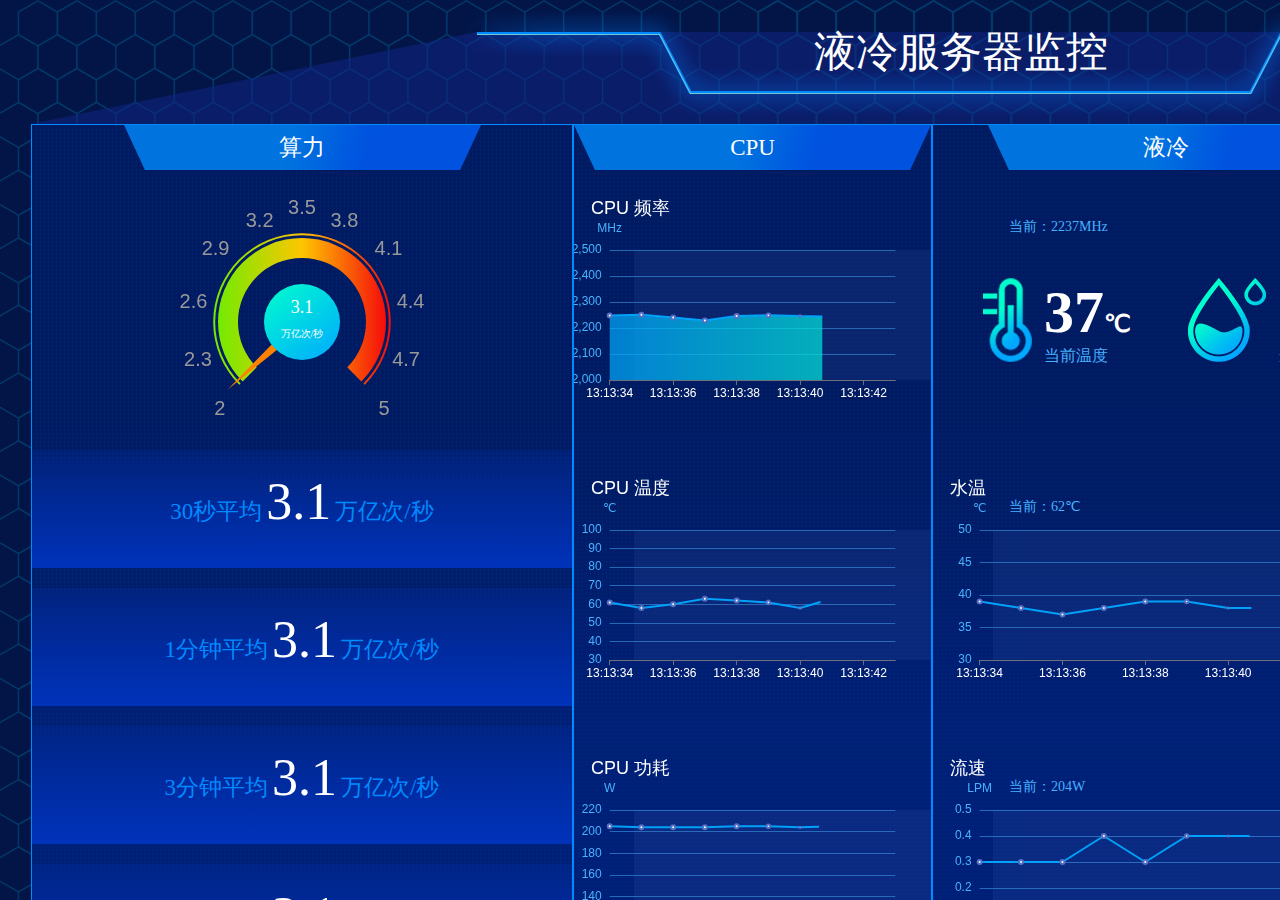
<file: index.html>
<!DOCTYPE html>
<html lang="en">
<head>
  <meta charset="UTF-8">
  <title>液冷服务器监控</title>
  <link rel="stylesheet" href="./lib/normalize.css">
  <script src="./lib/jquery-3.6.0.js"></script>
  <script src="./lib/echarts-5.1.2.js"></script>
  <script src="./lib/pollyfill.js"></script>
  <link rel="stylesheet" href="./css/index.css">
</head>
<body>
<div class="page_container">
  <div class="title_container">
    液冷服务器监控
  </div>
  <div class="charts_container">
    <div class="charts_column">
      <div class="charts_column_title">
        算力
      </div>
      <div class="charts_column_content">
        <div class="power1_container">
          <div class="chart_col_item chart" id="power1"></div>
          <div class="content">
            <span style="font-size: 18px;" id="power1value"></span>
            <br>
            <span style="font-size: 10px;">万亿次/秒</span>
          </div>
        </div>
        <div class="chart_col_item card">
          <div class="card_row">
            <span class="card_row_text">30秒平均</span>
            <span class="card_row_number" id="powerAve1">
              1.5
            </span>
            <span class="card_row_text">万亿次/秒</span>
          </div>
        </div>
        <div class="chart_col_item card">
          <div class="card_row">
            <span class="card_row_text">1分钟平均</span>
            <span class="card_row_number" id="powerAve2">
              1.5
            </span>
            <span class="card_row_text">万亿次/秒</span>
          </div>
        </div>
        <div class="chart_col_item card">
          <div class="card_row">
            <span class="card_row_text">3分钟平均</span>
            <span class="card_row_number" id="powerAve3">
              1.5
            </span>
            <span class="card_row_text">万亿次/秒</span>
          </div>
        </div>
        <div class="chart_col_item card">
          <div class="card_row">
            <span class="card_row_text">5分钟平均</span>
            <span class="card_row_number" id="powerAve4">
              1.5
            </span>
            <span class="card_row_text">万亿次/秒</span>
          </div>
        </div>
      </div>
    </div>
    <div class="charts_column">
      <div class="charts_column_title">
        CPU
      </div>
      <div class="charts_column_content">
        <div style="width: 100%;">
          <div class="current_value">
            当前：<span id='currentFreq'></span> MHz
          </div>
          <div class="chart_col_item chart" id="freqChart"></div>
        </div>
        <div style="width: 100%;">
          <div class="current_value">
            当前：<span id='currentTemp'></span> ℃
          </div>
          <div class="chart_col_item chart" id="temp"></div>
        </div>
        <div style="width: 100%;">
          <div class="current_value">
            当前：<span id='currentPower'></span> W
          </div>
          <div class="chart_col_item chart" id="power2"></div>
        </div>
      </div>
    </div>
    <div class="charts_column">
      <div class="charts_column_title">
        液冷
      </div>
      <div class="charts_column_content">
        <div class="chart_col_item water_icons">
          <div class="water_icon_item">
            <div class="icon">
              <img src="./images/icon_wendu.png" alt="">
            </div>
            <div class="content">
              <div class="number" id='current_water_temp'>
                38<span class="unit">℃</span>
              </div>
              <div class="text">
                当前温度
              </div>
            </div>
          </div>
          <div class="water_icon_item">
            <div class="icon">
              <img src="./images/icon_liusu.png" alt="">
            </div>
            <div class="content">
              <div class="number" id='current_speed'>
                0.5<span class="unit">LPM</span>
              </div>
              <div class="text">
                当前流速
              </div>
            </div>
          </div>
        </div>
        <div class="chart_col_item chart" id="waterTemp"></div>
        <div class="chart_col_item chart" id="speed"></div>
      </div>
    </div>
  </div>
</div>
<script type="text/javascript" src="./data/cpu.js"></script>
<script type="text/javascript" src="./data/gflops.js"></script>
<script src="./js/index.js"></script>
</body>
</html>
</file>
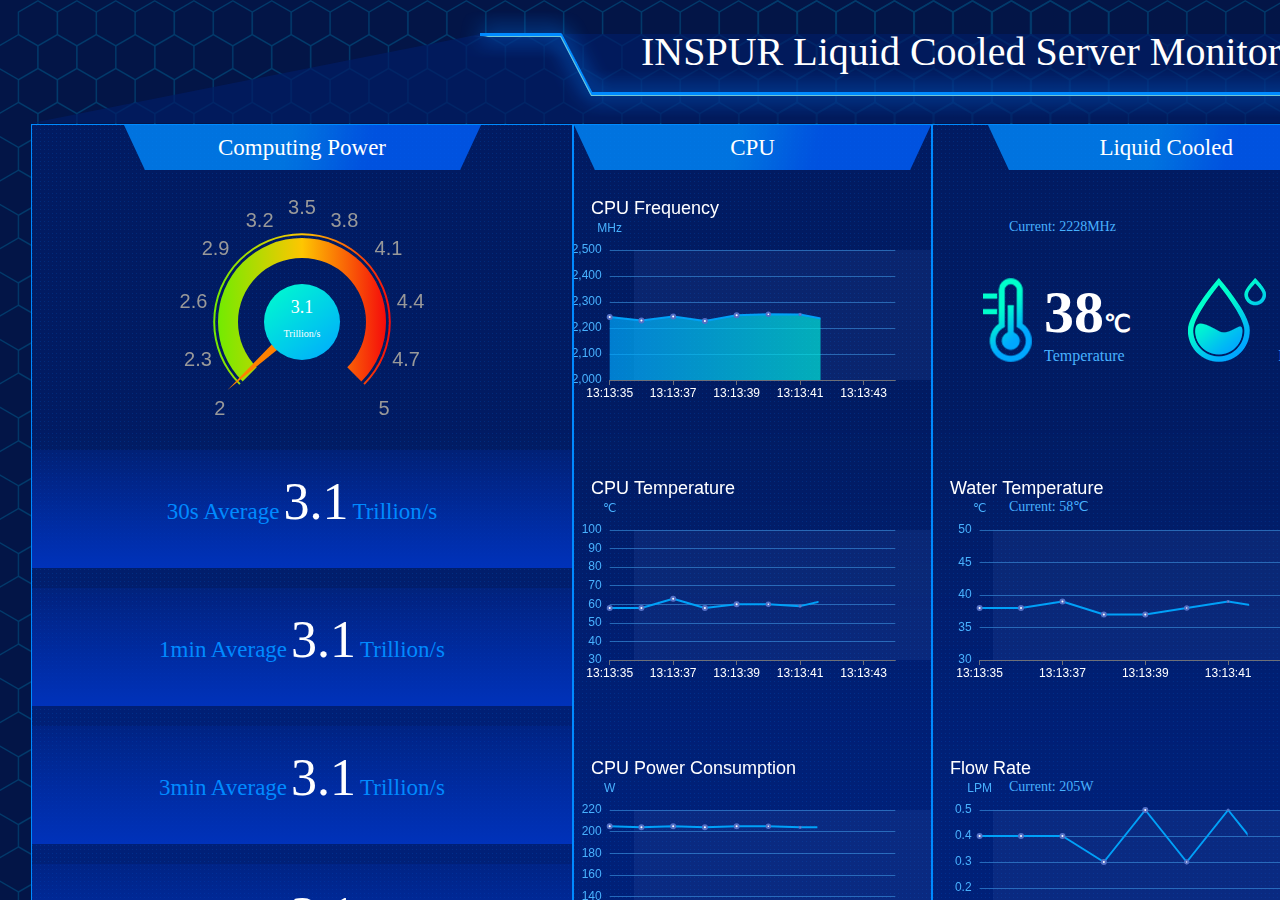
<file: index-en.html>
<!DOCTYPE html>
<html lang="en">
<head>
  <meta charset="UTF-8">
  <title>INSPUR Liquid Cooled Server Monitor</title>
  <link rel="stylesheet" href="./lib/normalize.css">
  <script src="./lib/jquery-3.6.0.js"></script>
  <script src="./lib/echarts-5.1.2.js"></script>
  <script src="./lib/pollyfill.js"></script>
  <link rel="stylesheet" href="./css/index-en.css">
</head>
<body>
<div class="page_container">
  <div class="title_container">
    INSPUR Liquid Cooled Server Monitor
  </div>
  <div class="charts_container">
    <div class="charts_column">
      <div class="charts_column_title">
        Computing Power
      </div>
      <div class="charts_column_content">
        <div class="power1_container">
          <div class="chart_col_item chart" id="power1"></div>
          <div class="content">
            <span style="font-size: 18px;" id="power1value"></span>
            <br>
            <span style="font-size: 10px;">Trillion/s</span>
          </div>
        </div>
        <div class="chart_col_item card">
          <div class="card_row">
            <span class="card_row_text">30s Average</span>
            <span class="card_row_number" id="powerAve1">
              1.5
            </span>
            <span class="card_row_text">Trillion/s</span>
          </div>
        </div>
        <div class="chart_col_item card">
          <div class="card_row">
            <span class="card_row_text">1min Average</span>
            <span class="card_row_number" id="powerAve2">
              1.5
            </span>
            <span class="card_row_text">Trillion/s</span>
          </div>
        </div>
        <div class="chart_col_item card">
          <div class="card_row">
            <span class="card_row_text">3min Average</span>
            <span class="card_row_number" id="powerAve3">
              1.5
            </span>
            <span class="card_row_text">Trillion/s</span>
          </div>
        </div>
        <div class="chart_col_item card">
          <div class="card_row">
            <span class="card_row_text">5min Average</span>
            <span class="card_row_number" id="powerAve4">
              1.5
            </span>
            <span class="card_row_text">Trillion/s</span>
          </div>
        </div>
      </div>
    </div>
    <div class="charts_column">
      <div class="charts_column_title">
        CPU
      </div>
      <div class="charts_column_content">
        <div style="width: 100%;">
          <div class="current_value">
            Current:&nbsp;<span id='currentFreq'></span> MHz
          </div>
          <div class="chart_col_item chart" id="freqChart"></div>
        </div>
        <div style="width: 100%;">
          <div class="current_value">
            Current:&nbsp;<span id='currentTemp'></span> ℃
          </div>
          <div class="chart_col_item chart" id="temp"></div>
        </div>
        <div style="width: 100%;">
          <div class="current_value">
            Current:&nbsp;<span id='currentPower'></span> W
          </div>
          <div class="chart_col_item chart" id="power2"></div>
        </div>
      </div>
    </div>
    <div class="charts_column">
      <div class="charts_column_title">
        Liquid Cooled
      </div>
      <div class="charts_column_content">
        <div class="chart_col_item water_icons">
          <div class="water_icon_item">
            <div class="icon">
              <img src="./images/icon_wendu.png" alt="">
            </div>
            <div class="content">
              <div class="number" id='current_water_temp'>
                38<span class="unit">℃</span>
              </div>
              <div class="text">
                Temperature
              </div>
            </div>
          </div>
          <div class="water_icon_item">
            <div class="icon">
              <img src="./images/icon_liusu.png" alt="">
            </div>
            <div class="content">
              <div class="number" id='current_speed'>
                0.5<span class="unit">LPM</span>
              </div>
              <div class="text">
                Flow Rate
              </div>
            </div>
          </div>
        </div>
        <div class="chart_col_item chart" id="waterTemp"></div>
        <div class="chart_col_item chart" id="speed"></div>
      </div>
    </div>
  </div>
</div>
<script type="text/javascript" src="./data/cpu.js"></script>
<script type="text/javascript" src="./data/gflops.js"></script>
<script src="./js/index-en.js"></script>
</body>
</html>
</file>
<file: css/index.css>
.chart {
    height: 250px;
    width: 100%;
}

.chart#power1 {
    height: 240px;
}

.power1_container {
    width: 100%;
    position: relative;
}

.power1_container .content {
    width: 76px;
    height: 76px;
    background-image: linear-gradient(-40deg, #00a8ff 0%, #00d4e6 51%, #00ffcc 100%);
    background-blend-mode: normal, normal;
    font-size: 20px;
    color: #ffffff;
    position: absolute;
    border-radius: 50%;
    overflow: hidden;
    text-align: center;
    display: flex;
    justify-content: flex-start;
    align-items: center;
    flex-direction: column;
    box-sizing: border-box;
    padding-top: 16px;
    line-height: 0.8;
    top: 94px;
    left: 50%;
    transform: translateX(-50%);
}

.page_container {
    width: 100vw;
    height: 100vh;
    overflow: hidden;
    position: relative;
    background-color: #031547;
    background-image: url(../images/img_background.png);
    box-sizing: border-box;
    padding: 0 31px;
}

.title_container {
    text-align: center;
    line-height: 104px;
    font-size: 42px;
    color: #ffffff;
    width: 1860px;
    height: 124px;
    background-image: url(../images/img_title.png);
}

.charts_container {
    display: flex;
    justify-content: space-between;
    /*background-color: deeppink;*/
    box-sizing: border-box;
    /*padding: 0 80px;*/
    height: 888px;
}

.charts_container .charts_column {
    height: 100%;
    width: 600px;
    /*background-color: skyblue;*/
    background-image: url(../images/img_boxbg.png);
    display: flex;
    align-items: center;
    justify-content: flex-start;
    flex-direction: column;
    border: 1px solid #008aff;
}

.charts_column_title {
    height: 45px;
    width: 357px;
    margin: 0 auto 20px;
    text-align: center;
    background-image: url(../images/img_titlebg.png);
    font-size: 23px;
    color: #ffffff;
    line-height: 45px;
}

.charts_column_content {
    width: 100%;
    display: flex;
    justify-content: flex-start;
    align-items: center;
    flex-direction: column;
}

.chart_col_item {
    margin-bottom: 20px;
    height: 260px;
}

.chart_col_item.card {
    width: 540px;
    height: 118px;
    background-image: linear-gradient(180deg, rgba(0, 50, 186, 0.2) 0%, #0032ba 100%);
    background-blend-mode: normal, normal;
    display: flex;
    justify-content: space-around;
    flex-direction: row;
    align-items: center;
    box-sizing: border-box;
}

.card_row {
    text-align: center;
    margin-top: -14px;
}

.card_row_number {
    font-size: 52px;
    color: #ffffff;
}

.card_row_text {
    font-size: 23px;
    color: #008aff;
}

.water_icons {
    display: flex;
    justify-content: space-between;
    align-items: center;
    width: 100%;
    box-sizing: border-box;
    padding: 0 50px;
}

.water_icon_item {
    width: 44%;
    display: flex;
    justify-content: flex-start;
    align-items: flex-start;
    height: 84px;
}

.water_icon_item .icon {
    height: 84px;
    width: auto;
}

.water_icon_item .content {
    height: 100%;
    display: flex;
    justify-content: space-around;
    align-items: flex-start;
    flex-direction: column;
    margin-left: 12px;
}

.water_icon_item .number {
    font-size: 60px;
    color: #ffffff;
    font-weight: bold;
}

.water_icon_item .text {
    font-size: 16px;
    color: #48b1fe;
}

.water_icon_item .number .unit {
    font-size: 24px;
}

.current_value {
    display: flex;
    justify-content: flex-end;
    padding-left: 435px;
    padding-top: 29px;
    color: #48b1fe;
    font-size: 14px;
    text-align: right;
    position: absolute;
}
</file>
<file: css/index-en.css>
.chart {
    height: 250px;
    width: 100%;
}

.chart#power1 {
    height: 240px;
}

.power1_container {
    width: 100%;
    position: relative;
}

.power1_container .content {
    width: 76px;
    height: 76px;
    background-image: linear-gradient(-40deg, #00a8ff 0%, #00d4e6 51%, #00ffcc 100%);
    background-blend-mode: normal, normal;
    font-size: 20px;
    color: #ffffff;
    position: absolute;
    border-radius: 50%;
    overflow: hidden;
    text-align: center;
    display: flex;
    justify-content: flex-start;
    align-items: center;
    flex-direction: column;
    box-sizing: border-box;
    padding-top: 16px;
    line-height: 0.8;
    top: 94px;
    left: 50%;
    transform: translateX(-50%);
}

.page_container {
    width: 100vw;
    height: 100vh;
    overflow: hidden;
    position: relative;
    background-color: #031547;
    background-image: url(../images/img_background.png);
    box-sizing: border-box;
    padding: 0 31px;
}

.title_container {
    text-align: center;
    line-height: 104px;
    font-size: 40px;
    color: #ffffff;
    width: 1860px;
    height: 124px;
    background-image: url(../images/img_title-en.png);
}

.charts_container {
    display: flex;
    justify-content: space-between;
    /*background-color: deeppink;*/
    box-sizing: border-box;
    /*padding: 0 80px;*/
    height: 888px;
}

.charts_container .charts_column {
    height: 100%;
    width: 600px;
    /*background-color: skyblue;*/
    background-image: url(../images/img_boxbg.png);
    display: flex;
    align-items: center;
    justify-content: flex-start;
    flex-direction: column;
    border: 1px solid #008aff;
}

.charts_column_title {
    height: 45px;
    width: 357px;
    margin: 0 auto 20px;
    text-align: center;
    background-image: url(../images/img_titlebg.png);
    font-size: 23px;
    color: #ffffff;
    line-height: 45px;
}

.charts_column_content {
    width: 100%;
    display: flex;
    justify-content: flex-start;
    align-items: center;
    flex-direction: column;
}

.chart_col_item {
    margin-bottom: 20px;
    height: 260px;
}

.chart_col_item.card {
    width: 540px;
    height: 118px;
    background-image: linear-gradient(180deg, rgba(0, 50, 186, 0.2) 0%, #0032ba 100%);
    background-blend-mode: normal, normal;
    display: flex;
    justify-content: space-around;
    flex-direction: row;
    align-items: center;
    box-sizing: border-box;
}

.card_row {
    text-align: center;
    margin-top: -14px;
}

.card_row_number {
    font-size: 52px;
    color: #ffffff;
}

.card_row_text {
    font-size: 23px;
    color: #008aff;
}

.water_icons {
    display: flex;
    justify-content: space-between;
    align-items: center;
    width: 100%;
    box-sizing: border-box;
    padding: 0 50px;
}

.water_icon_item {
    width: 44%;
    display: flex;
    justify-content: flex-start;
    align-items: flex-start;
    height: 84px;
}

.water_icon_item .icon {
    height: 84px;
    width: auto;
}

.water_icon_item .content {
    height: 100%;
    display: flex;
    justify-content: space-around;
    align-items: flex-start;
    flex-direction: column;
    margin-left: 12px;
}

.water_icon_item .number {
    font-size: 60px;
    color: #ffffff;
    font-weight: bold;
}

.water_icon_item .text {
    font-size: 16px;
    color: #48b1fe;
}

.water_icon_item .number .unit {
    font-size: 24px;
}

.current_value {
    display: flex;
    justify-content: flex-end;
    padding-left: 435px;
    padding-top: 29px;
    color: #48b1fe;
    font-size: 14px;
    text-align: right;
    position: absolute;
}
</file>
